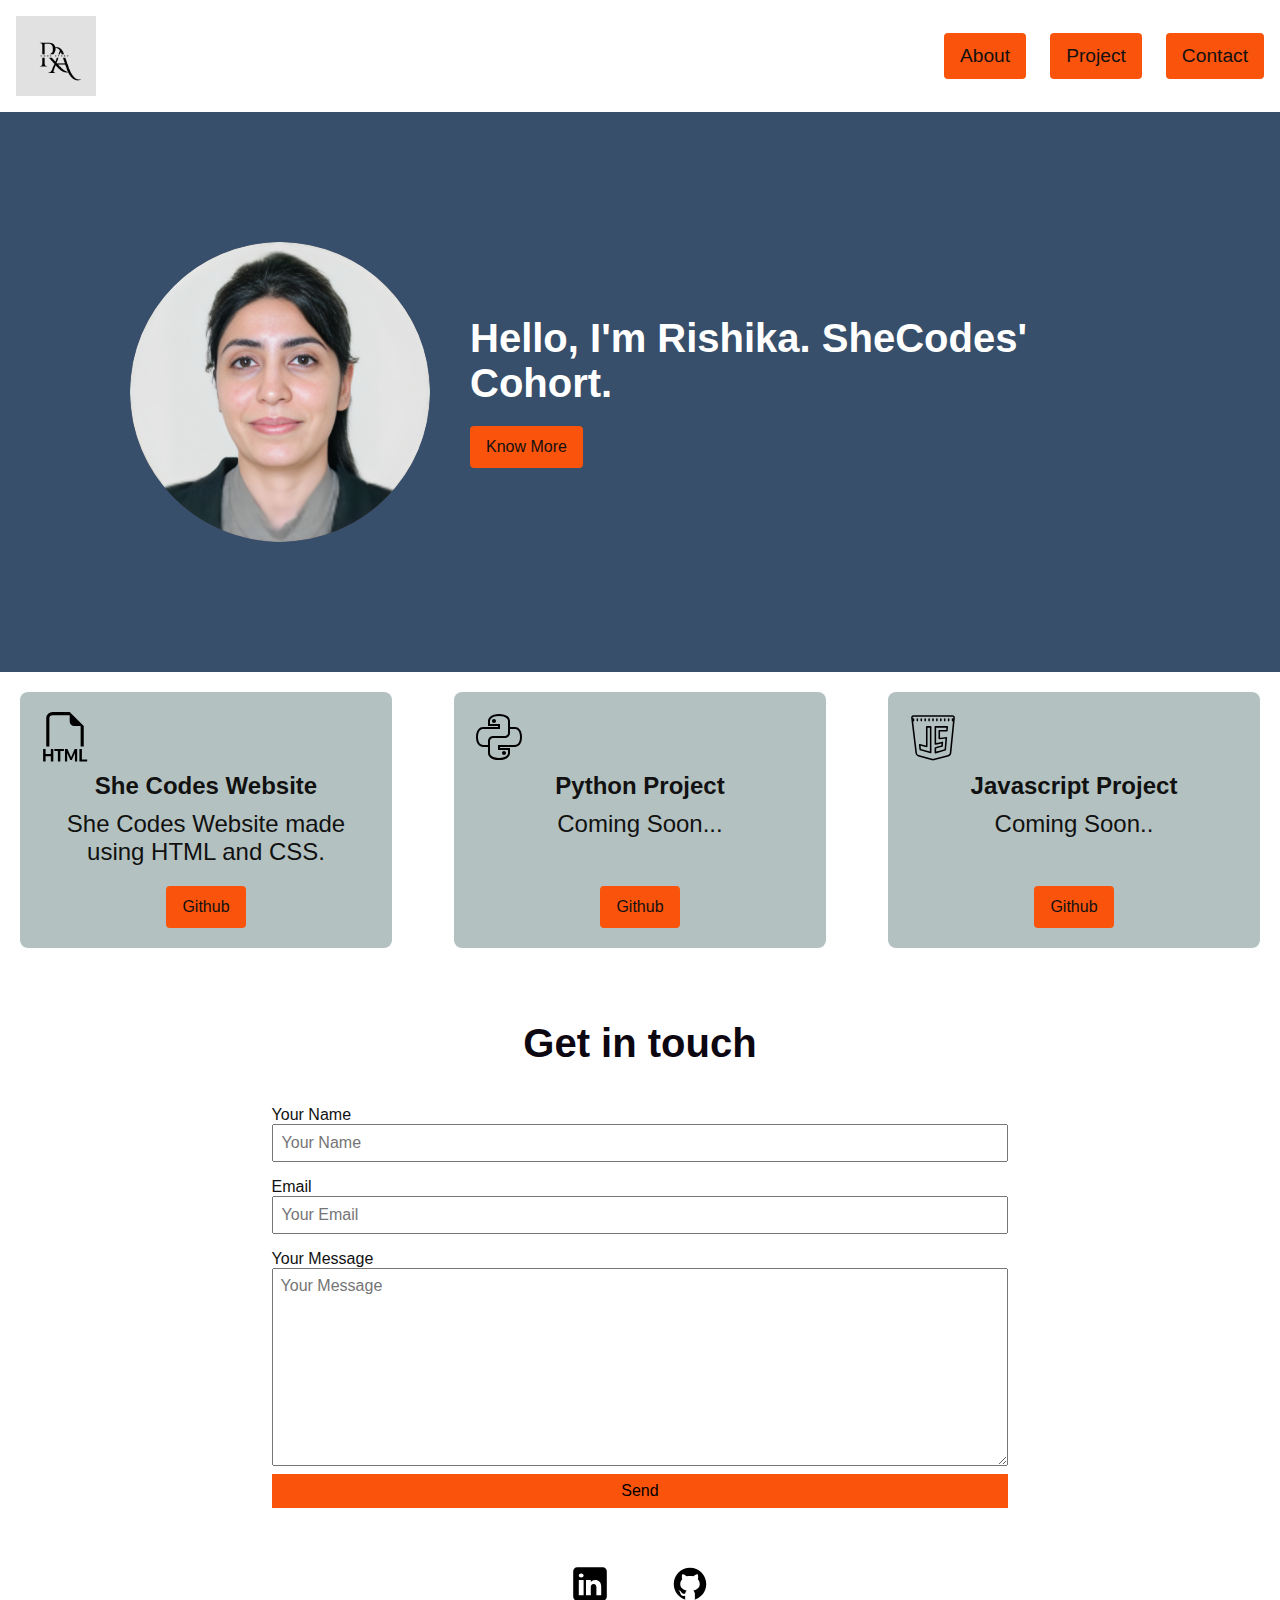
<file: index.html>
<!DOCTYPE html>
<html lang="en">

<head>
  <meta charset="UTF-8">
  <meta http-equiv="X-UA-Compatible" content="IE=edge">
  <meta name="viewport" content="width=device-width, initial-scale=1.0">
  <title>RArora</title>
  <link rel="stylesheet" href="./style.css">
</head>

<body>
  <header>
    <div class="mobile-header">
      <img src="./assets/logo.png" alt="Code Story Logo" class="logo">

      <!-- Hidden Checkbox -->
      <input type="checkbox" id="menu-toggle" class="menu-toggle" />

      <!-- Hamburger Icon as Label -->
      <label for="menu-toggle" class="hamburger-button">
        <img class="hamburger-icon" src="./assets/hamburger.svg" alt="Menu" />
      </label>

      <nav class="mobile-nav" aria-label="Primary">
        <ul>
          <li>
            <a href="about.html">About</a>
          </li>
          <li>
            <a href="#project">Project</a>
          </li>
          <li>
            <a href="#contact">Contact</a>
          </li>
        </ul>
    </div>
    </nav>

    <nav class="desktop-nav" aria-label="Primary">
      <ul>
        <li>
          <a href="about.html" class="btn-primary">About</a>
        </li>
        <li>
          <a href="#project" class="btn-primary">Project</a>
        </li>
        <li>
          <a href="#contact" class="btn-primary">Contact</a>
        </li>
      </ul>
    </nav>
  </header>

  <section id="Profile" class="hero">
    <img src="./assets/profile-pic.png" alt="Rishika's profile picture" />
    <div>
      <h1>Hello, I'm Rishika. SheCodes' Cohort.
      </h1>
      <a href="about.html" class="btn-primary">Know More</a>
    </div>
  </section>

  <section id="project" class="articles-container">

    <article>
      <img class="icon" src="./assets/lightning.svg"
        alt="A jagged lightning bolt, thick at the top and sharp at the bottom" />
      <h2>She Codes Website</h2>
      <p>
        She Codes Website made using HTML and CSS.
      </p>
      <a href="https://github.com/RishA22/my_first_website" class="btn-primary">Github</a>
    </article>

    <article>
      <img class="icon" src="./assets/python.svg" alt="A Python icon" />
      <h2>Python Project</h2>
      <p>
        Coming Soon...
      </p>
      <a href="" class="btn-primary">Github</a>
    </article>

    <article>
      <img class="icon" src="./assets/javascript.svg" alt="Javascript Icon" />
      <h2>Javascript Project</h2>
      <p>
        Coming Soon..
      </p>
      <a href="" class="btn-primary">Github</a>
    </article>

  </section>

  <section id="contact" class="contact-form">
    <h2>Get in touch</h2>
    <form action="https://formspree.io/f/mblroppv" method="POST">
      <label for="your-name">Your Name</label>
      <input type="text" id="your-name" placeholder="Your Name">
      <label for="email">Email</label>
      <input type="text" id="your-email" placeholder="Your Email">
      <label for="message">Your Message</label>
      <textarea name="message-text" id="message" placeholder="Your Message" rows="10"></textarea>
      <button type="submit" value="Submit">Send</button>
    </form>

    <footer>
      <a href="https://www.linkedin.com/in/rishika-arora-1903011a5/">
        <img class="socials-icon" src="./assets/linkedin.svg" alt="LinkedIn logo linking to the linkedin profile" />
      </a>
      <a href="https://github.com/RishA22/">
        <img class="socials-icon" src="./assets/github.svg"
          alt="The Github logo: a black circle with the silhouette of a white cat, with one tentacle arm" />
      </a>
    </footer>
</body>
</file>
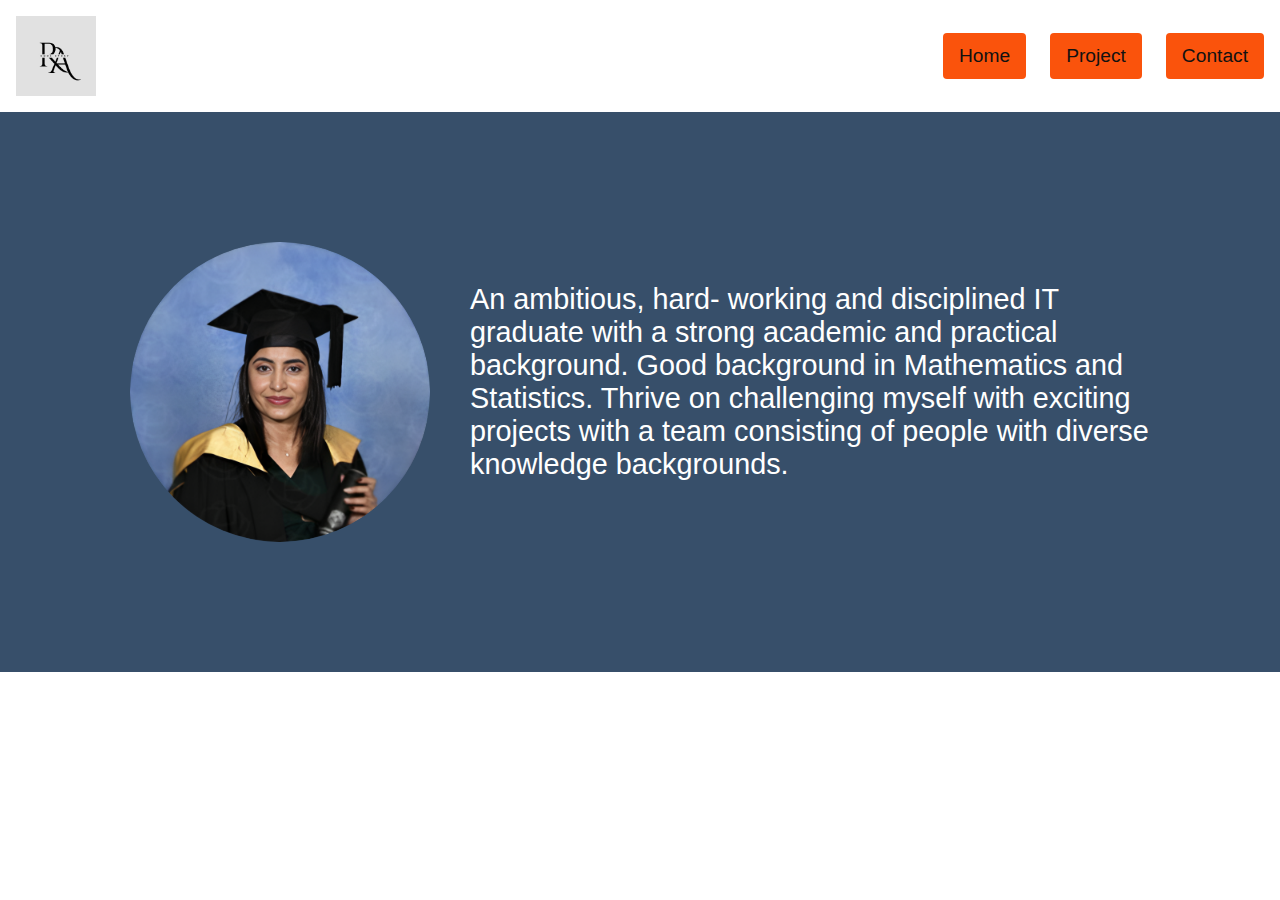
<file: about.html>
<!DOCTYPE html>
<html lang="en">

<head>
    <meta charset="UTF-8">
    <meta http-equiv="X-UA-Compatible" content="IE=edge">
    <meta name="viewport" content="width=device-width, initial-scale=1.0">
    <title>RArora</title>
    <link rel="stylesheet" href="./style.css">
</head>

<body>
    <header>
        <div class="mobile-header">
            <img src="./assets/logo.png" alt="Code Story Logo" class="logo">

            <!-- Hidden Checkbox -->
            <input type="checkbox" id="menu-toggle" class="menu-toggle" />

            <!-- Hamburger Icon as Label -->
            <label for="menu-toggle" class="hamburger-button">
                <img class="hamburger-icon" src="./assets/hamburger.svg" alt="Menu" />
            </label>

            <nav class="mobile-nav" aria-label="Primary">
                <ul>
                    <li>
                        <a href="index.html">Home</a>
                    </li>
                    <li>
                        <a href="index.html#project">Project</a>
                    </li>
                    <li>
                        <a href="index.html#contact">Contact</a>
                    </li>
                </ul>
        </div>
        </nav>

        <nav class="desktop-nav" aria-label="Primary">
            <ul>
                <li>
                    <a href="index.html" class="btn-primary">Home</a>

                </li>
                <li>
                    <a href="index.html#project" class="btn-primary">Project</a>
                </li>
                <li>
                    <a href="index.html#contact" class="btn-primary">Contact</a>
                </li>
            </ul>
        </nav>

        <nav class="mobile-nav display-none" aria-label="Primary">
            <input type="checkbox" />

            <span></span>
            <span></span>
            <span></span>

            <ul>
                <li>
                    <a href="about.html">About</a>
                </li>
                <li>
                    <a href="#project">Project</a>
                </li>
                <li>
                    <a href="#contact">Contact</a>
                </li>
            </ul>
        </nav>

    </header>

    <section id="bio" class="hero">
        <img src="./assets/bio-pic.png" alt="Rishika's bio picture" />

        <div>
            <p>An ambitious, hard- working and disciplined IT graduate with a
                strong academic and practical background. Good background in
                Mathematics and Statistics. Thrive on challenging myself with
                exciting projects with a team consisting of people with diverse
                knowledge backgrounds.
            </p>
        </div>
    </section>
</file>
<file: style.css>
/* Base HTML Styles */

@import url("https://fonts.googleapis.com/css2?family=Architects+Daughter&family=Poppins:wght@300;400;500;600&display=swap");

:root {
  --brand: #374F6A;
  --action: #fa530c;
  --white: #ffffff;
  --base: #b3c2c0;
  --base-dark: #0d0711;
  --black: #111111;
}


/* CSS Reset */
html {
  box-sizing: border-box;
  font-size: 16px;
  font-family: "Inter", sans-serif;
  color: var(--black);
  scroll-behavior: smooth;
}

*,
*:before,
*:after {
  box-sizing: inherit;
}

h1,
h2,
h3,
h4,
h5,
h6 {
  font-family: "Rubik", sans-serif;
}

body,
h1,
h2,
h3,
h4,
h5,
h6,
p,
ol,
ul {
  margin: 0;
  padding: 0;
}

ol,
ul {
  list-style: none;
}

img {
  max-width: 100%;
  height: auto;
}

input,
button,
textarea,
select {
  font: inherit;
}

/* Utilities */
.display-none {
  display: none;
}


/* Components */


/* btn-primary */
.btn-primary {
  padding: 12px 16px;
  display: inline-block;
  text-decoration: none;
  color: var(--black);
  border-radius: 4px;
  background-color: var(--action);
  transition: all 0.3s ease;
}

.btn-primary:hover {
  box-shadow: 10px 5px 5px rgba(0, 0, 0, 0.2);
  transform: translateY(-4px);
  background-color: rgb(230, 182, 92);
}

/* header */
header .mobile-header {
  padding: 16px;
  display: flex;
  align-items: center;
  justify-content: space-between;
  background-color: var(--white);
}

header button {
  all: unset;
}

@media (min-width: 768px) {
  header {
    display: flex;
    justify-content: space-between;
    align-items: center;
    background-color: var(--white);
  }

  header nav ul {
    display: flex;
    gap: 24px;
    margin-right: 16px;
  }

  header .mobile-header .hamburger-icon {
    display: none;
  }
}

.logo {
  display: flex;
  height: 30px;
  font-size: 1.5rem;
  height: 80px;
}


@media (min-width: 768px) {
  header {
    display: flex;
    justify-content: space-between;
    align-items: center;
  }

  header nav ul {
    display: flex;
    gap: 24px;
    margin-right: 16px;
  }

  header .mobile-header .hamburger-icon {
    display: none;
  }
}

/* .hamburger-icon  */
.hamburger-icon {
  height: 50px;
}

/* .mobile-nav */
.mobile-nav a {
  text-decoration: none;
  background-color: var(--action);
  color: var(--black);
  display: block;
  padding: 20px 20px;
}

.mobile-nav a:hover {
  background-color: rgb(230, 182, 92);
}

/* Hide the checkbox input */
.menu-toggle {
  display: none;
}

/* Hamburger cursor */
.hamburger-button {
  cursor: pointer;
}

/* Show mobile menu when checkbox is checked */
.menu-toggle:checked~.mobile-nav {
  display: block;
}

/* Ensure mobile nav is hidden by default */
.mobile-nav {
  display: none;
  position: absolute;
  top: 10%;
  left: 80%;
  right: 1%;
  z-index: 10;
}

@media (min-width: 768px) {

  .menu-toggle:checked~.mobile-nav {
    display: none;
  }

  .mobile-nav {
    display: none;
  }

}

/* .desktop-nav */
.desktop-nav {
  display: none;
}

@media (min-width: 768px) {
  .desktop-nav a {
    text-decoration: none;
    font-size: larger;
    color: var(--black);
  }

  .desktop-nav {
    display: inline-block;
  }
}

.hero {
  display: flex;
  flex-direction: column;
  align-items: center;
  text-align: center;
  padding: 20px;
  background-color: var(--brand);
  margin: 0 auto;
}

.hero img {
  width: 150px;
  /* Adjust size as needed */
  height: auto;
  border-radius: 50%;
  margin-bottom: 20px;
}

.hero h1,
p {
  font-size: 1.5rem;
  /* Responsive text size */
  margin-bottom: 20px;
  color: var(--white);
}

@media screen and (min-width: 768px) {
  .hero {
    flex-direction: row;
    justify-content: center;
    text-align: left;
    padding: 130px;
  }

  .hero img {
    width: 300px;
    /* Larger image for bigger screens */
    margin-bottom: 0;
    margin-right: 40px;
    /* Space between image and text */
  }

  .hero h1 {
    font-size: 2.5rem;
    /* Larger text for bigger screens */
  }

  .hero p {
    font-size: 1.8rem;
  }
}

.articles-container {
  display: flex;
  flex-direction: column;
  padding: 20px;
  gap: 20px;
  margin: 0 auto;
  /* Center the container horizontally */
}

.articles-container article {
  background-color: var(--base);
  padding: 20px;
  border-radius: 8px;
  text-align: center;
  display: flex;
  flex-direction: column;
  justify-content: space-between;
  /* Ensure spacing between content and button */
  height: 100%;
  /* Make sure articles have the same height */
  box-sizing: border-box;
}

.articles-container article img.icon {
  width: 50px;
  /* Adjust size as needed */
  height: 50px;
  margin-bottom: 10px;
}

.articles-container article h2 {
  font-size: 1.5rem;
  margin-bottom: 10px;
}

.articles-container article p {
  margin-bottom: 20px;
  flex-grow: 1;
  color: var(--black)
}

.articles-container article a.btn-primary {
  align-self: center;
  /* Center the button horizontally */
  margin-top: auto;
  /* Push the button to the bottom */
}

@media screen and (min-width: 768px) {
  .articles-container {
    flex-direction: row;
    justify-content: space-between;
    flex-wrap: wrap;
  }

  .articles-container article {
    width: 30%;
    height: auto;
    /* Adjust based on desired number of articles per row */
  }
}

/* .contact-form */
.contact-form {
  padding: 48px 16px;
  border-radius: 10px;
  margin: 5px 10px;
}

.contact-form input,
.contact-form select,
.contact-form button {
  display: block;
  width: 100%;
  padding: 8px;
  margin-bottom: 16px;
}

.contact-form textarea {
  display: block;
  width: 100%;
  padding: 8px;
}

.contact-form label {
  display: block;
  width: 100%;
}

.contact-form h2 {
  color: var(--base-dark);
  margin-bottom: 16px;
}

.contact-form button {
  background-color: var(--action);
  border: 0;
  margin-top: 8px;
  cursor: pointer;
  transition-duration: 0.4s
}


.contact-form button:hover {
  background-color: rgb(230, 182, 92);
}


@media (min-width: 768px) {
  .contact-form h2 {
    text-align: center;
    font-size: 2.5rem;
  }

  .contact-form form {
    max-width: 60%;
    margin: 40px auto;
  }
}

/* footer */
footer {
  padding: 16px;
  text-align: center;
  display: flex;
  justify-content: center;
  gap: 20px;
}

.socials-icon {
  width: 40px;
  height: 40px;
}

@media (min-width: 768px) {
  footer {
    justify-content: center;
  }

  footer .socials-icon {
    margin-left: 20px;
    margin-right: 20px;
  }
}
</file>
